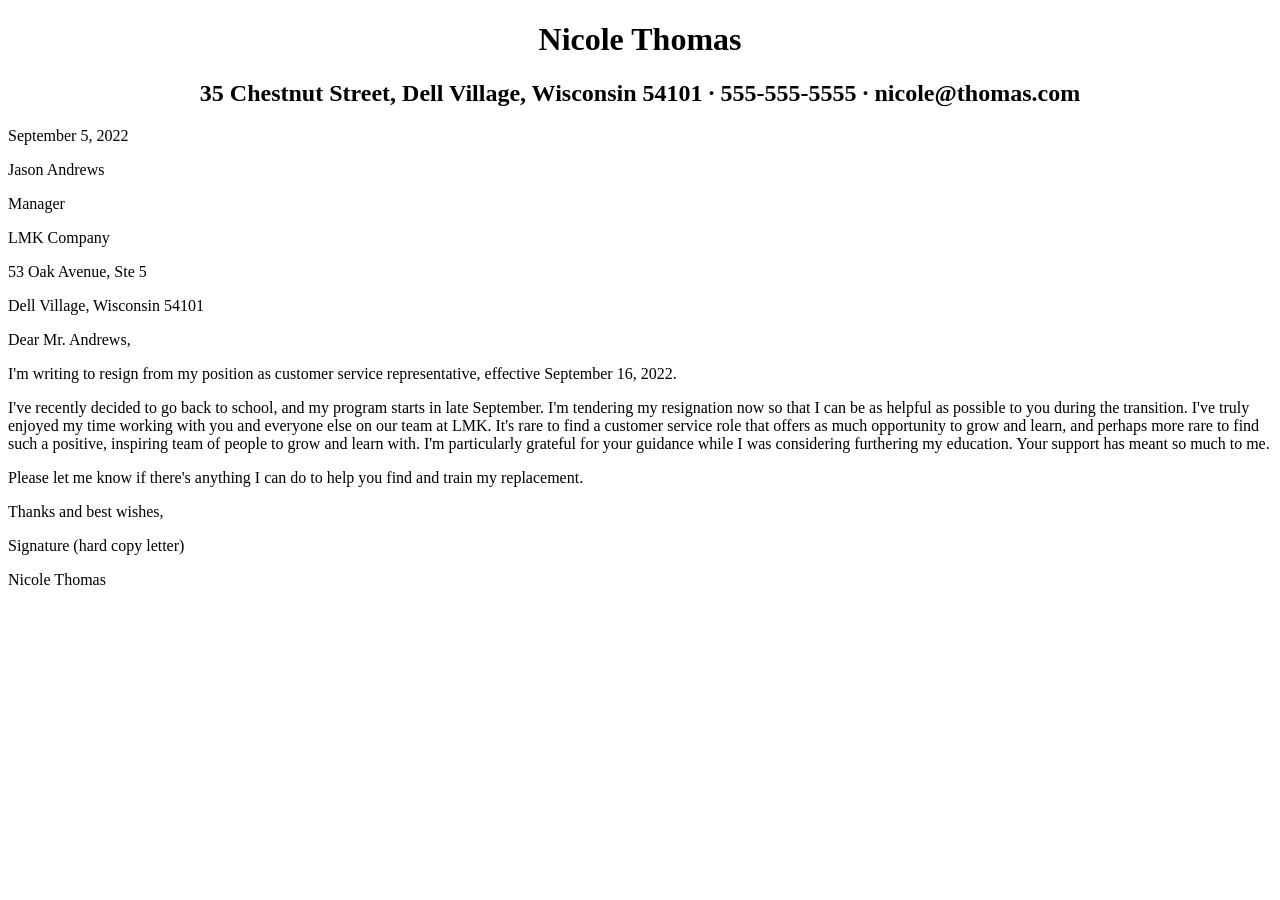
<file: 1-OrganizingContent/index.html>
<!DOCTYPE html>
<html lang="en">
<head>
    <meta charset="UTF-8">
    <meta name="viewport" content="width=device-width, initial-scale=1.0">
    <title>Document</title>
</head>
<body>

<!-- First open this file in browser and see how it looks.
Organize this text using proper tags and make it look like the goal image
-->

<h1 style ="text-align: center;">Nicole Thomas</h1>
<h2 style = "text-align: center;">35 Chestnut Street, Dell Village, Wisconsin 54101 · 555-555-5555 · nicole@thomas.com</h2>
<p>September 5, 2022</p>
<p>Jason Andrews</p>
<p>Manager</p>
<p>LMK Company</p>
<p>53 Oak Avenue, Ste 5</p>
<p>Dell Village, Wisconsin 54101</p>

<p>Dear Mr. Andrews,</p>

<p>I'm writing to resign from my position as customer service representative, effective September 16, 2022.</p>

<p>I've recently decided to go back to school, and my program starts in late September. I'm tendering my resignation now so that I can be as helpful as possible to you during the transition.

I've truly enjoyed my time working with you and everyone else on our team at LMK. It's rare to find a customer service role that offers as much opportunity to grow and learn, and perhaps more rare to find such a positive, inspiring team of people to grow and learn with.

I'm particularly grateful for your guidance while I was considering furthering my education. Your support has meant so much to me.</p>

<p>Please let me know if there's anything I can do to help you find and train my replacement.</p>

<p>Thanks and best wishes,</p>

<p>Signature (hard copy letter)</p>

<p>Nicole Thomas</p>
</body>
</html>
</file>
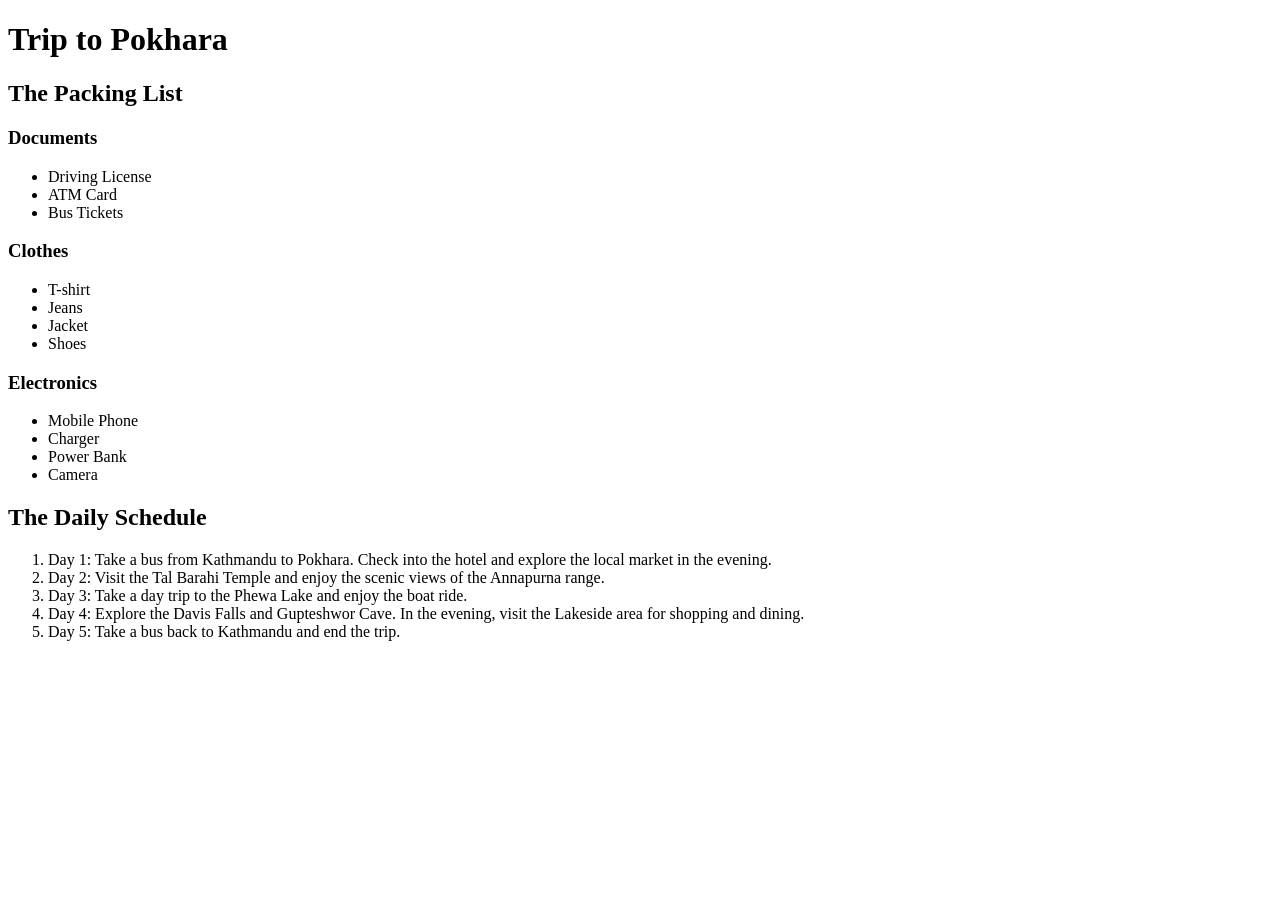
<file: 2-Lists/index.html>
<!--Arrange the texts to look similar to the goal image-->
<!DOCTYPE html>
<html lang="en">
<head>
    <meta charset="UTF-8">
    <meta name="viewport" content="width=device-width, initial-scale=1.0">
    <title>Document</title>
</head>
<body>
    
<h1>Trip to Pokhara</h1>

<h2>The Packing List</h2>
<h3>Documents</h3>
    <ul>
        <li>Driving License</li>
        <li>ATM Card</li>
        <li>Bus Tickets</li>
    </ul>

<h3>Clothes</h3>
    <ul>
        <li>T-shirt</li>
        <li>Jeans</li>
        <li>Jacket</li>
        <li>Shoes</li>
    </ul>

<h3>Electronics</h3>
    <ul>
        <li>Mobile Phone</li>
        <li>Charger</li>
        <li>Power Bank</li>
        <li>Camera</li>
    </ul>

<h2>The Daily Schedule</h2>

<ol>
    <li>Day 1: Take a bus from Kathmandu to Pokhara. Check into the hotel and explore the local market in the evening.</li>
    <li>Day 2: Visit the Tal Barahi Temple and enjoy the scenic views of the Annapurna range.</li>
    <li>Day 3: Take a day trip to the Phewa Lake and enjoy the boat ride.</li>
    <li>Day 4: Explore the Davis Falls and Gupteshwor Cave. In the evening, visit the Lakeside area for shopping and dining.</li>
    <li>Day 5: Take a bus back to Kathmandu and end the trip.</li>
</ol>

</body>
</html>
</file>
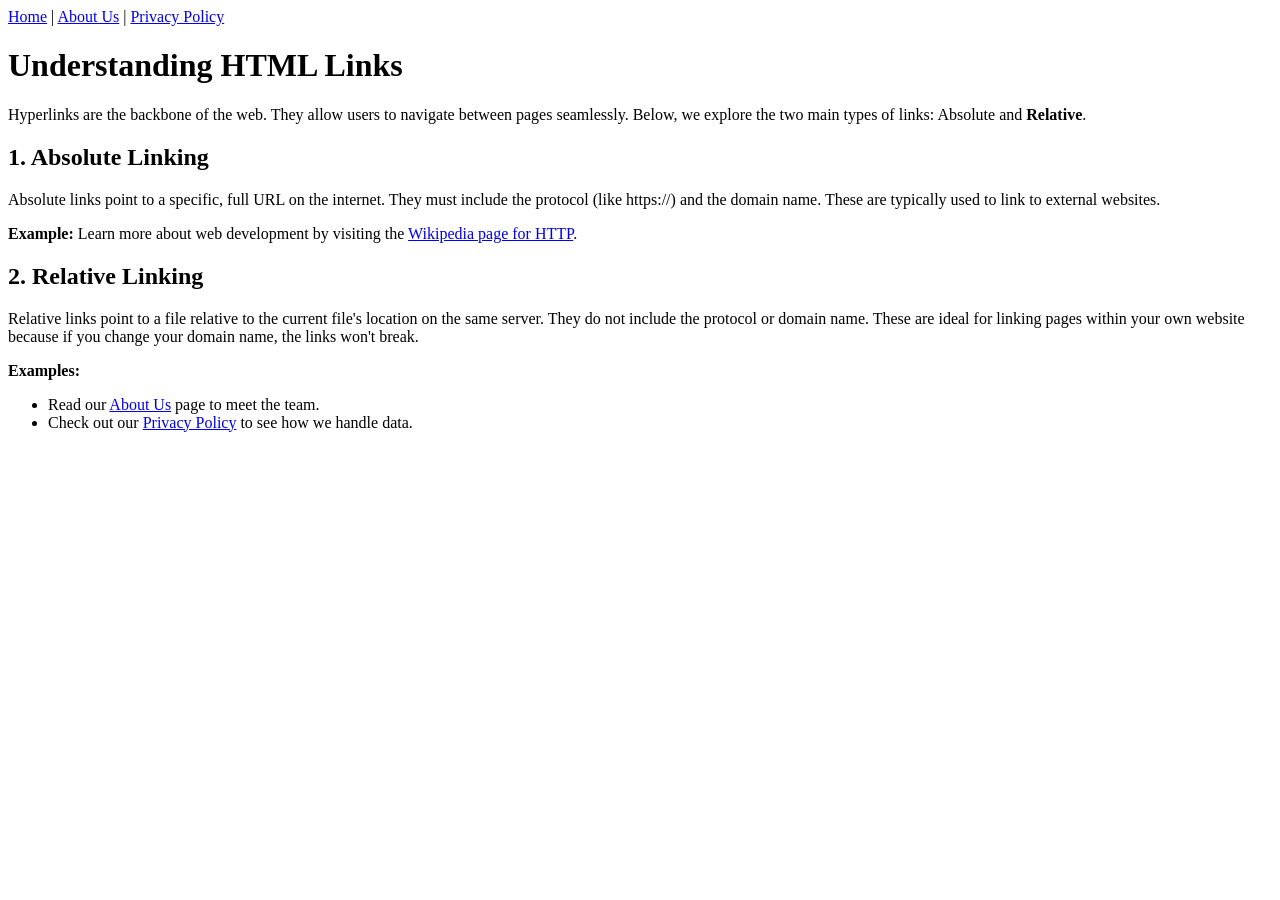
<file: 3-Navigation-And-Links/index.html>
<!DOCTYPE html>
<html lang="en">
<head>
    <meta charset="UTF-8">
    <meta name="viewport" content="width=device-width, initial-scale=1.0">
    <title>Understanding HTML Links & CSS</title>
</head>
<body>
    <header>
        <nav>
            <a href="#">Home</a> | 
            <a href="#">About Us</a> | 
            <a href="#">Privacy Policy</a>
        </nav>
    </header>
    
    <main>
        <h1>Understanding HTML Links</h1>

        <p>
            Hyperlinks are the backbone of the web. They allow users to navigate between pages seamlessly. Below, we explore the two main types of links: 
            <span>Absolute</span> and 
            <strong>Relative</strong>.
        </p>

        <h2>1. Absolute Linking</h2>

        <p>Absolute links point to a specific, full URL on the internet. They must include the protocol (like https://) and the domain name. These are typically used to link to external websites.</p>

        <p><strong>Example:</strong> Learn more about web development by visiting the <a href="https://en.wikipedia.org/wiki/HTTP" target="_blank">Wikipedia page for HTTP</a>.</p>
        
        <h2>2. Relative Linking</h2>

        <p>
            Relative links point to a file relative to the current file's location on the same server. They do not include the protocol or domain name. These are ideal for linking pages within your own website because if you change your domain name, the links won't break.
        </p>

        <div>
            <strong>Examples:</strong>
            <ul>
                <li> Read our <a href="#">About Us</a> page to meet the team.</li>
                <li> Check out our <a href="#">Privacy Policy</a> to see how we handle data.</li>
            </ul>
        </div>
    </main>
</body>
</html>
</file>
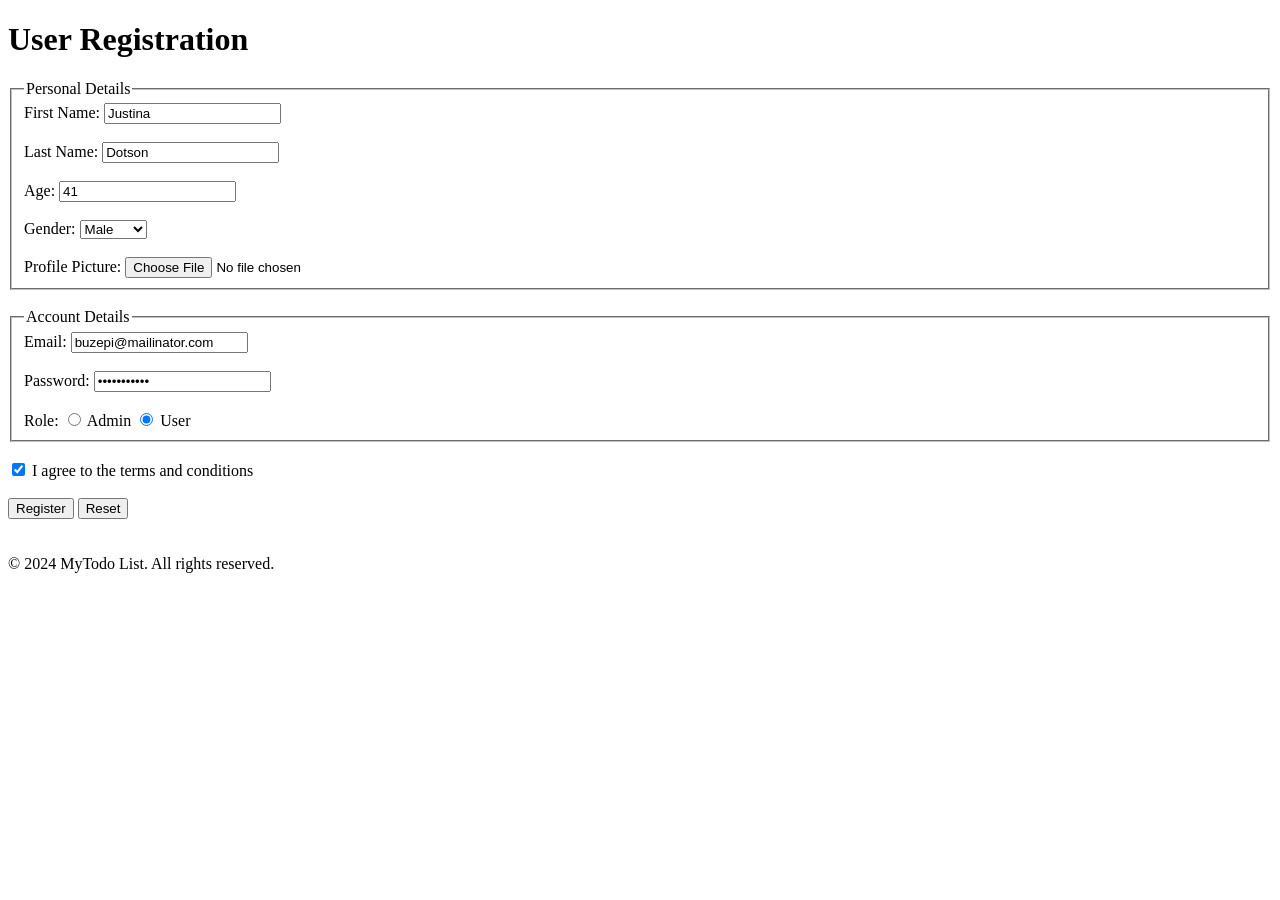
<file: 5-HtmlForms/index.html>
<!DOCTYPE html>
<html lang="en">
<head>
    <meta charset="UTF-8">
    <title>User Registration</title>
</head>
<body>

    <h1>User Registration</h1>

    <form>

        <fieldset>
            <legend>Personal Details</legend>

            <label for="fname">First Name:</label>
            <input type="text" id="fname" name="fname" value="Justina">
            <br><br>

            <label for="lname">Last Name:</label>
            <input type="text" id="lname" name="lname" value="Dotson">
            <br><br>

            <label for="age">Age:</label>
            <input type="number" id="age" name="age" value="41">
            <br><br>

            <label for="gender">Gender:</label>
            <select id="gender" name="gender">
                <option>Male</option>
                <option>Female</option>
                <option>Other</option>
            </select>
            <br><br>

            <label for="photo">Profile Picture:</label>
            <input type="file" id="photo" name="photo">

        </fieldset>

        <br>

        <fieldset>
            <legend>Account Details</legend>

            <label for="email">Email:</label>
            <input type="email" id="email" name="email" value="buzepi@mailinator.com">
            <br><br>

            <label for="password">Password:</label>
            <input type="password" id="password" name="password" value="password123">
            <br><br>

            <label>Role:</label>

            <input type="radio" id="admin" name="role">
            <label for="admin">Admin</label>

            <input type="radio" id="user" name="role" checked>
            <label for="user">User</label>

        </fieldset>

        <br>

        <input type="checkbox" id="agree" checked>
        <label for="agree">I agree to the terms and conditions</label>

        <br><br>

        <input type="submit" value="Register">
        <input type="reset" value="Reset">

    </form>

    <br><br>

    <footer>
        &copy; 2024 MyTodo List. All rights reserved.
    </footer>

</body>
</html>
</file>
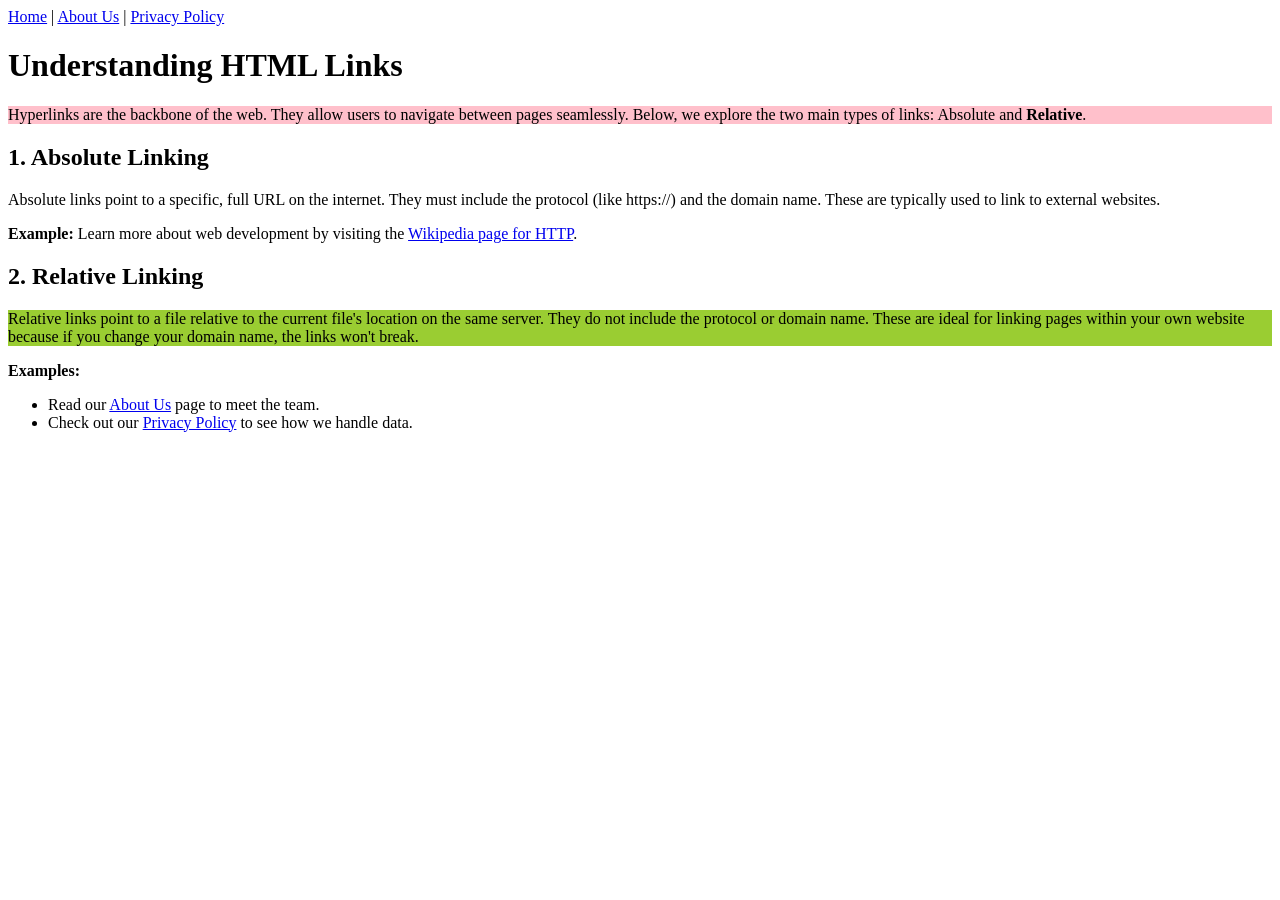
<file: 6-Adding-CSS/index.html>
<!DOCTYPE html>
<html lang="en">
<head>
    <meta charset="UTF-8">
    <meta name="viewport" content="width=device-width, initial-scale=1.0">
    <title>Understanding HTML Links & CSS</title>
</head>
<body>
    <header>
        <nav>
            <a href="#">Home</a> | 
            <a href="#">About Us</a> | 
            <a href="#">Privacy Policy</a>
        </nav>
    </header>
    
    <main>
        <h1>Understanding HTML Links</h1>

        <p style="background-color: pink;">
            Hyperlinks are the backbone of the web. They allow users to navigate between pages seamlessly. Below, we explore the two main types of links: 
            <span>Absolute</span> and 
            <strong>Relative</strong>.
        </p>

        <h2>1. Absolute Linking</h2>

        <p>Absolute links point to a specific, full URL on the internet. They must include the protocol (like https://) and the domain name. These are typically used to link to external websites.</p>

        <p><strong>Example:</strong> Learn more about web development by visiting the <a href="https://en.wikipedia.org/wiki/HTTP" target="_blank">Wikipedia page for HTTP</a>.</p>
        
        <h2>2. Relative Linking</h2>

        <p style="background-color: yellowgreen;">
            Relative links point to a file relative to the current file's location on the same server. They do not include the protocol or domain name. These are ideal for linking pages within your own website because if you change your domain name, the links won't break.
        </p>

        <div>
            <strong>Examples:</strong>
            <ul>
                <li> Read our <a href="#">About Us</a> page to meet the team.</li>
                <li> Check out our <a href="#">Privacy Policy</a> to see how we handle data.</li>
            </ul>
        </div>
    </main>
</body>
</html>
</file>
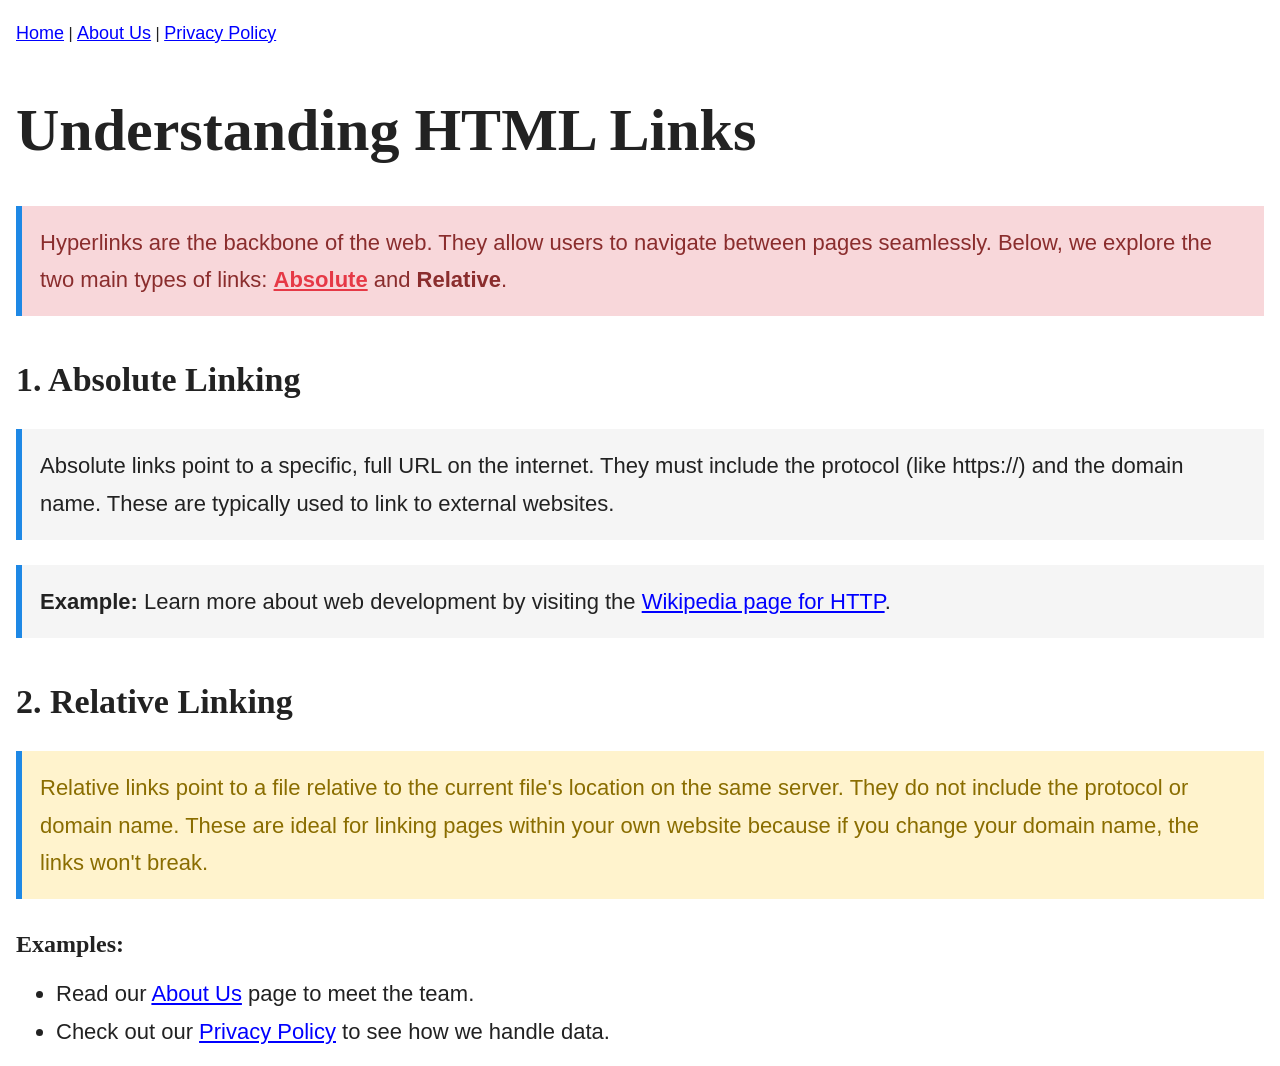
<file: 7-BoxModel/index.html>
<!DOCTYPE html>
<html lang="en">
<head>
    <meta charset="UTF-8">
    <meta name="viewport" content="width=device-width, initial-scale=1.0">
    <title>Understanding HTML Links & CSS</title>
    <link rel="stylesheet" href="style.css">
</head>
<body>
    <header>
        <nav>
            <a href="#">Home</a> | 
            <a href="#">About Us</a> | 
            <a href="#">Privacy Policy</a>
        </nav>
    </header>

    <main>
        <h1>Understanding HTML Links</h1>
        <p >
            Hyperlinks are the backbone of the web. They allow users to navigate between pages seamlessly. Below, we explore the two main types of links: 
            <span>Absolute</span> and 
            <strong>Relative</strong>.
        </p>

        <h2>1. Absolute Linking</h2>

        <p>Absolute links point to a specific, full URL on the internet. They must include the protocol (like https://) and the domain name. These are typically used to link to external websites.</p>

        <p><strong>Example:</strong> Learn more about web development by visiting the <a href="https://en.wikipedia.org/wiki/HTTP" target="_blank">Wikipedia page for HTTP</a>.</p>
        
        <h2>2. Relative Linking</h2>

        <p>
            Relative links point to a file relative to the current file's location on the same server. They do not include the protocol or domain name. These are ideal for linking pages within your own website because if you change your domain name, the links won't break.
        </p>

        <div>
            <strong>Examples:</strong>
            <ul>
                <li> Read our <a href="#">About Us</a> page to meet the team.</li>
                <li> Check out our <a href="#">Privacy Policy</a> to see how we handle data.</li>
            </ul>
        </div>
    </main>
</body>
</html>
</file>
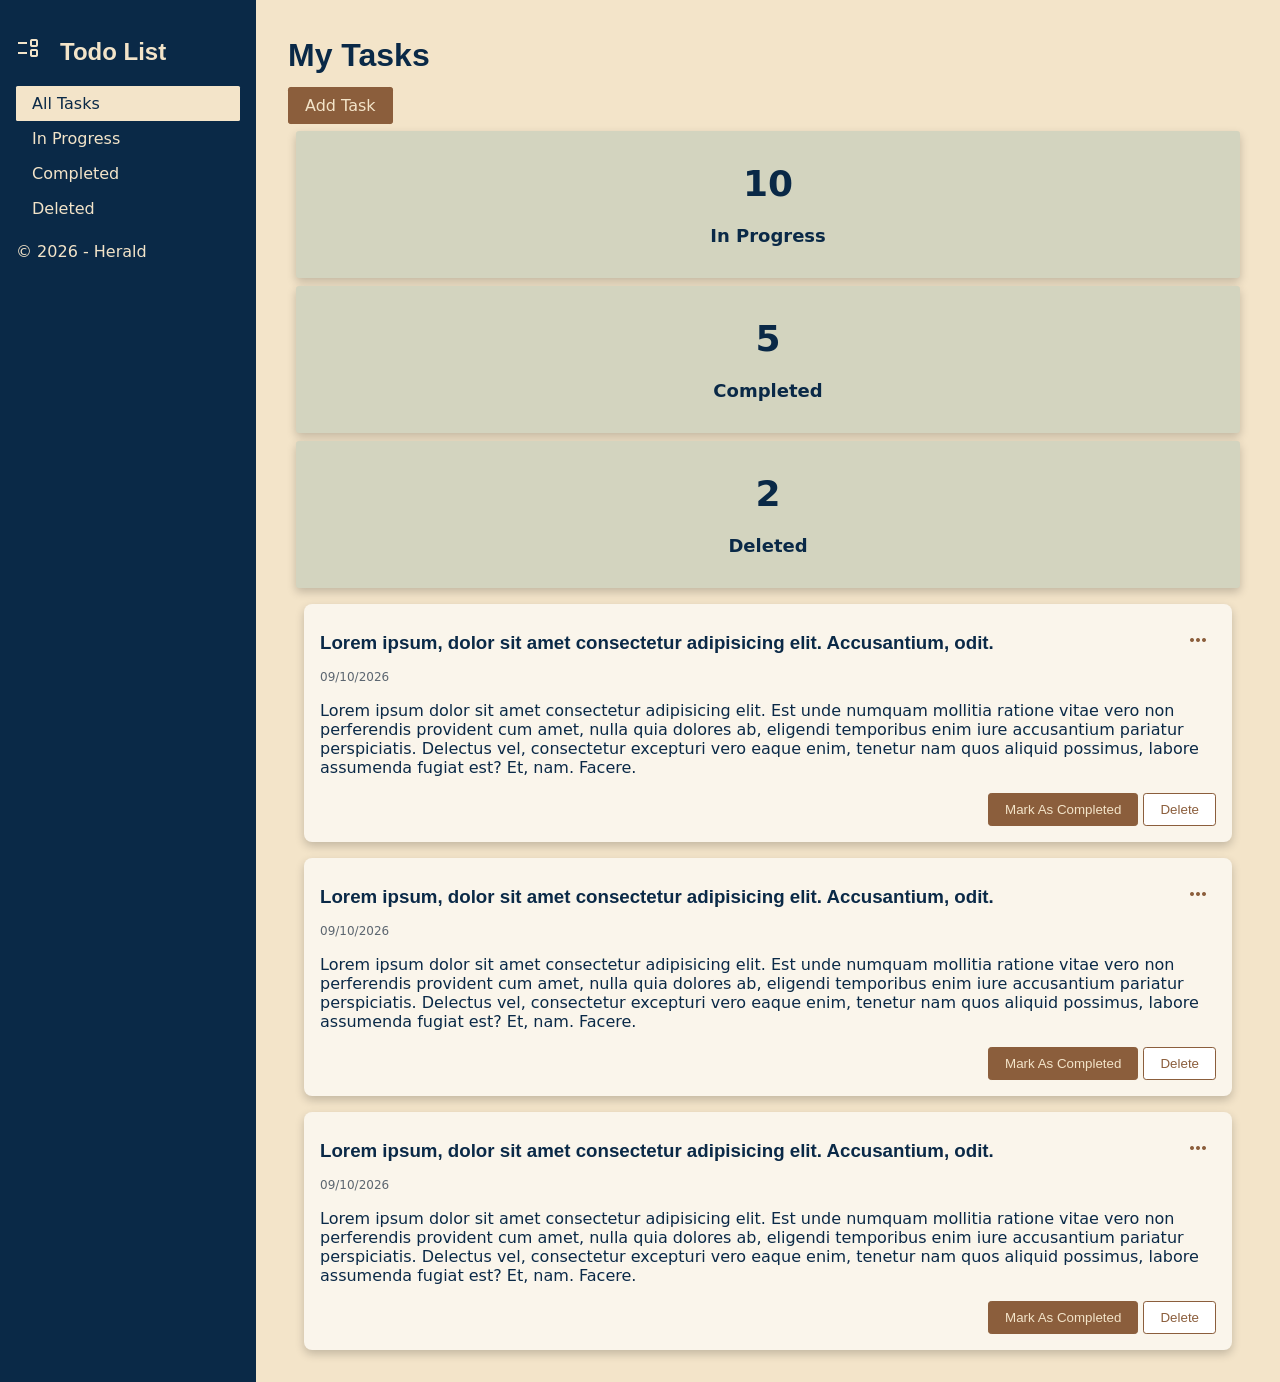
<file: 4SEWD-Web-Application-Development-week2/1-Theme-With-CSS/index.html>
<!doctype html>
<html lang="en">
  <head>
    <meta charset="UTF-8" />
    <meta name="viewport" content="width=device-width, initial-scale=1.0" />
    <link
      rel="stylesheet"
      href="https://fonts.googleapis.com/css2?family=Material+Symbols+Outlined"
    />
    <link rel="stylesheet" href="style.css" />
    <title>My todo list</title>
  </head>
  <body>
    <div class="root-container">
      <aside class="sidebar">
        <div>
          <h1>
            <span class="material-symbols-outlined"> event_list </span
            >&nbsp;&nbsp;&nbsp;Todo List
          </h1>

          <menu class="sidebar-menu">
            <li class="selected">All Tasks</li>
            <li>In Progress</li>
            <li>Completed</li>
            <li>Deleted</li>
          </menu>
        </div>
        <footer class="page-footer">&copy; 2026 - Herald</footer>
      </aside>
      <main>
        <header>
          <h1>My Tasks</h1>
          <a class="btn btn-primary" href="add-task.html"
            ><span>Add Task</span></a
          >
        </header>
        <div id="summary-container">
          <div class="summary-card">
            <span class="text-lg">10</span>
            <br />
            <br />
            <span>In Progress</span>
          </div>
          <div class="summary-card">
            <span class="text-lg">5</span>
            <br />
            <br />
            <span>Completed</span>
          </div>
          <div class="summary-card">
            <span class="text-lg">2</span>
            <br />
            <br />
            <span>Deleted</span>
          </div>
        </div>
        <ul class="task-list">
          <li>
            <article class="task-card">
              <header>
                <h3 class="task-title">
                  Lorem ipsum, dolor sit amet consectetur adipisicing elit.
                  Accusantium, odit.
                </h3>
                <div class="dropdown">
                  <button class="btn-clear dropdown-btn">
                    <span class="material-symbols-outlined">more_horiz</span>
                  </button>
                  <div class="dropdown-content">
                    <ul>
                      <li><a href="#">View Details</a></li>
                      <li><a href="#">Edit Details</a></li>
                    </ul>
                  </div>
                </div>
              </header>
              <span class="text-muted text-sm">09/10/2026</span>
              <p>
                Lorem ipsum dolor sit amet consectetur adipisicing elit. Est
                unde numquam mollitia ratione vitae vero non perferendis
                provident cum amet, nulla quia dolores ab, eligendi temporibus
                enim iure accusantium pariatur perspiciatis. Delectus vel,
                consectetur excepturi vero eaque enim, tenetur nam quos aliquid
                possimus, labore assumenda fugiat est? Et, nam. Facere.
              </p>
              <footer class="text-right">
                <button class="btn btn-primary">Mark As Completed</button>
                <button class="btn btn-secondary">Delete</button>
              </footer>
            </article>
          </li>
          <li>
            <article class="task-card">
              <header>
                <h3 class="task-title">
                  Lorem ipsum, dolor sit amet consectetur adipisicing elit.
                  Accusantium, odit.
                </h3>
                <button class="btn-clear">
                  <span class="material-symbols-outlined">more_horiz</span>
                </button>
              </header>
              <span class="text-muted text-sm">09/10/2026</span>
              <p>
                Lorem ipsum dolor sit amet consectetur adipisicing elit. Est
                unde numquam mollitia ratione vitae vero non perferendis
                provident cum amet, nulla quia dolores ab, eligendi temporibus
                enim iure accusantium pariatur perspiciatis. Delectus vel,
                consectetur excepturi vero eaque enim, tenetur nam quos aliquid
                possimus, labore assumenda fugiat est? Et, nam. Facere.
              </p>
              <footer class="text-right">
                <button class="btn btn-primary">Mark As Completed</button>
                <button class="btn btn-secondary">Delete</button>
              </footer>
            </article>
          </li>
          <li>
            <article class="task-card">
              <header>
                <h3 class="task-title">
                  Lorem ipsum, dolor sit amet consectetur adipisicing elit.
                  Accusantium, odit.
                </h3>
                <button class="btn-clear">
                  <span class="material-symbols-outlined">more_horiz</span>
                </button>
              </header>
              <span class="text-muted text-sm">09/10/2026</span>
              <p>
                Lorem ipsum dolor sit amet consectetur adipisicing elit. Est
                unde numquam mollitia ratione vitae vero non perferendis
                provident cum amet, nulla quia dolores ab, eligendi temporibus
                enim iure accusantium pariatur perspiciatis. Delectus vel,
                consectetur excepturi vero eaque enim, tenetur nam quos aliquid
                possimus, labore assumenda fugiat est? Et, nam. Facere.
              </p>
              <footer class="text-right">
                <button class="btn btn-primary">Mark As Completed</button>
                <button class="btn btn-secondary">Delete</button>
              </footer>
            </article>
          </li>
        </ul>
      </main>
    </div>
  </body>
</html>
</file>
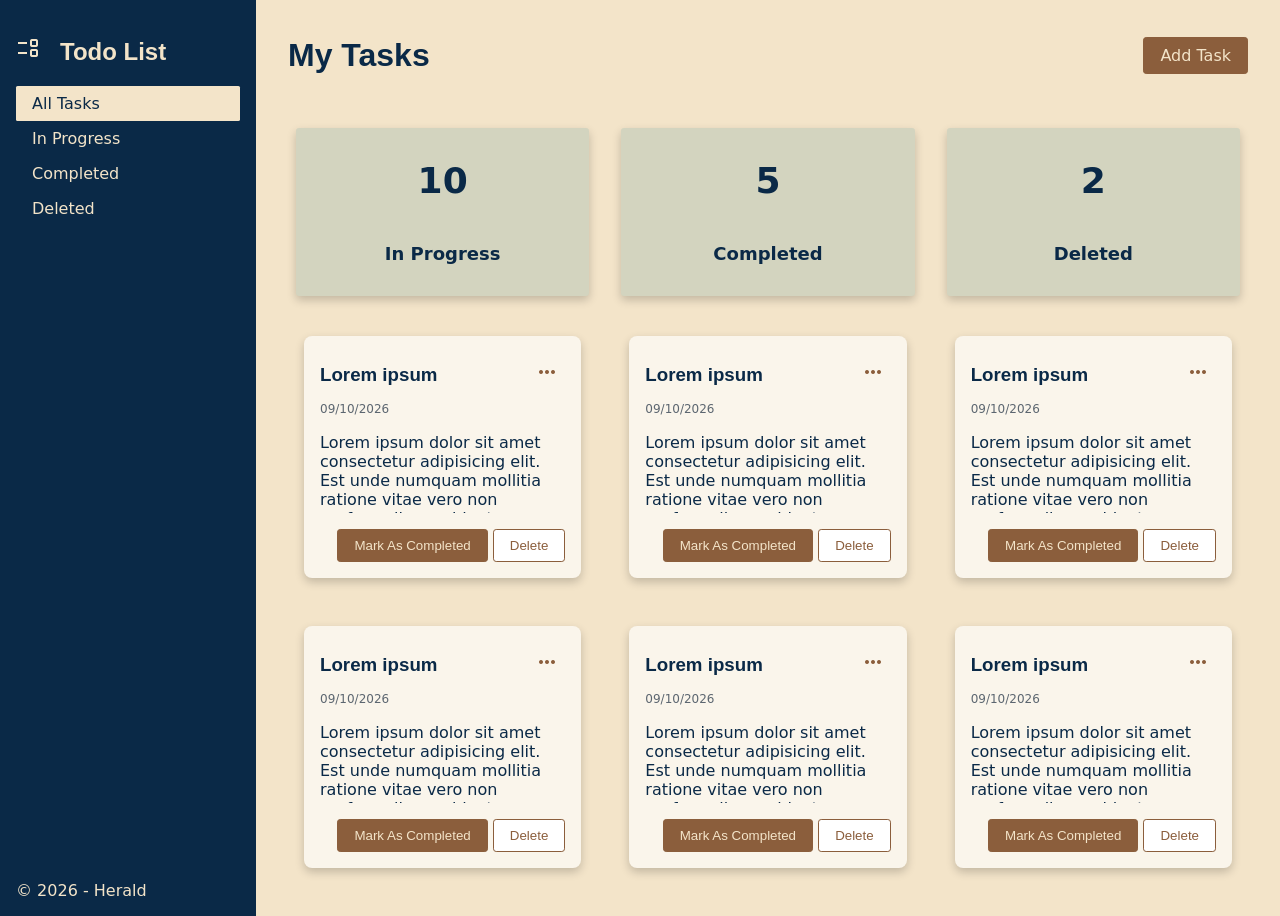
<file: 4SEWD-Web-Application-Development-week2/2-Layouts-Flex-Grid/index.html>
<!doctype html>
<html lang="en">
  <head>
    <meta charset="UTF-8" />
    <meta name="viewport" content="width=device-width, initial-scale=1.0" />
    <link
      rel="stylesheet"
      href="https://fonts.googleapis.com/css2?family=Material+Symbols+Outlined"
    />
    <link rel="stylesheet" href="style.css" />
    <title>My todo list</title>
  </head>
  <body>
    <div class="root-container">
      <aside class="sidebar">
        <div>
          <h1>
            <span class="material-symbols-outlined"> event_list </span
            >&nbsp;&nbsp;&nbsp;Todo List
          </h1>

          <menu class="sidebar-menu">
            <li class="selected">All Tasks</li>
            <li>In Progress</li>
            <li>Completed</li>
            <li>Deleted</li>
          </menu>
        </div>
        <footer class="page-footer">&copy; 2026 - Herald</footer>
      </aside>
      <main>
        <header>
          <h1>My Tasks</h1>
          <a class="btn btn-primary" href="add-task.html"
            ><span>Add Task</span></a
          >
        </header>
        <div id="summary-container">
          <div class="summary-card">
            <span class="text-lg">10</span>
            <br />
            <br />
            <span>In Progress</span>
          </div>
          <div class="summary-card">
            <span class="text-lg">5</span>
            <br />
            <br />
            <span>Completed</span>
          </div>
          <div class="summary-card">
            <span class="text-lg">2</span>
            <br />
            <br />
            <span>Deleted</span>
          </div>
        </div>
        <ul class="task-list">
          <li>
            <article class="task-card">
              <header>
                <h3 class="task-title">Lorem ipsum</h3>
                <div class="dropdown">
                  <button class="btn-clear dropdown-btn">
                    <span class="material-symbols-outlined">more_horiz</span>
                  </button>
                  <div class="dropdown-content">
                    <ul>
                      <li><a href="#">View Details</a></li>
                      <li><a href="#">Edit Details</a></li>
                    </ul>
                  </div>
                </div>
              </header>
              <span class="text-muted text-sm">09/10/2026</span>
              <p>
                Lorem ipsum dolor sit amet consectetur adipisicing elit. Est
                unde numquam mollitia ratione vitae vero non perferendis
                provident cum amet, nulla quia dolores ab, eligendi temporibus
                enim iure accusantium pariatur perspiciatis. Delectus vel,
                consectetur excepturi vero eaque enim, tenetur nam quos aliquid
                possimus, labore assumenda fugiat est? Et, nam. Facere.
              </p>
              <footer class="text-right">
                <button class="btn btn-primary">Mark As Completed</button>
                <button class="btn btn-secondary">Delete</button>
              </footer>
            </article>
          </li>
          <li>
            <article class="task-card">
              <header>
                <h3 class="task-title">Lorem ipsum</h3>
                <button class="btn-clear">
                  <span class="material-symbols-outlined">more_horiz</span>
                </button>
              </header>
              <span class="text-muted text-sm">09/10/2026</span>
              <p>
                Lorem ipsum dolor sit amet consectetur adipisicing elit. Est
                unde numquam mollitia ratione vitae vero non perferendis
                provident cum amet, nulla quia dolores ab, eligendi temporibus
                enim iure accusantium pariatur perspiciatis. Delectus vel,
                consectetur excepturi vero eaque enim, tenetur nam quos aliquid
                possimus, labore assumenda fugiat est? Et, nam. Facere.
              </p>
              <footer class="text-right">
                <button class="btn btn-primary">Mark As Completed</button>
                <button class="btn btn-secondary">Delete</button>
              </footer>
            </article>
          </li>
          <li>
            <article class="task-card">
              <header>
                <h3 class="task-title">Lorem ipsum</h3>
                <button class="btn-clear">
                  <span class="material-symbols-outlined">more_horiz</span>
                </button>
              </header>
              <span class="text-muted text-sm">09/10/2026</span>
              <p>
                Lorem ipsum dolor sit amet consectetur adipisicing elit. Est
                unde numquam mollitia ratione vitae vero non perferendis
                provident cum amet, nulla quia dolores ab, eligendi temporibus
                enim iure accusantium pariatur perspiciatis. Delectus vel,
                consectetur excepturi vero eaque enim, tenetur nam quos aliquid
                possimus, labore assumenda fugiat est? Et, nam. Facere.
              </p>
              <footer class="text-right">
                <button class="btn btn-primary">Mark As Completed</button>
                <button class="btn btn-secondary">Delete</button>
              </footer>
            </article>
          </li>
          <li>
            <article class="task-card">
              <header>
                <h3 class="task-title">Lorem ipsum</h3>
                <button class="btn-clear">
                  <span class="material-symbols-outlined">more_horiz</span>
                </button>
              </header>
              <span class="text-muted text-sm">09/10/2026</span>
              <p>
                Lorem ipsum dolor sit amet consectetur adipisicing elit. Est
                unde numquam mollitia ratione vitae vero non perferendis
                provident cum amet, nulla quia dolores ab, eligendi temporibus
                enim iure accusantium pariatur perspiciatis. Delectus vel,
                consectetur excepturi vero eaque enim, tenetur nam quos aliquid
                possimus, labore assumenda fugiat est? Et, nam. Facere.
              </p>
              <footer class="text-right">
                <button class="btn btn-primary">Mark As Completed</button>
                <button class="btn btn-secondary">Delete</button>
              </footer>
            </article>
          </li>
          <li>
            <article class="task-card">
              <header>
                <h3 class="task-title">Lorem ipsum</h3>
                <button class="btn-clear">
                  <span class="material-symbols-outlined">more_horiz</span>
                </button>
              </header>
              <span class="text-muted text-sm">09/10/2026</span>
              <p>
                Lorem ipsum dolor sit amet consectetur adipisicing elit. Est
                unde numquam mollitia ratione vitae vero non perferendis
                provident cum amet, nulla quia dolores ab, eligendi temporibus
                enim iure accusantium pariatur perspiciatis. Delectus vel,
                consectetur excepturi vero eaque enim, tenetur nam quos aliquid
                possimus, labore assumenda fugiat est? Et, nam. Facere.
              </p>
              <footer class="text-right">
                <button class="btn btn-primary">Mark As Completed</button>
                <button class="btn btn-secondary">Delete</button>
              </footer>
            </article>
          </li>
          <li>
            <article class="task-card">
              <header>
                <h3 class="task-title">Lorem ipsum</h3>
                <button class="btn-clear">
                  <span class="material-symbols-outlined">more_horiz</span>
                </button>
              </header>
              <span class="text-muted text-sm">09/10/2026</span>
              <p>
                Lorem ipsum dolor sit amet consectetur adipisicing elit. Est
                unde numquam mollitia ratione vitae vero non perferendis
                provident cum amet, nulla quia dolores ab, eligendi temporibus
                enim iure accusantium pariatur perspiciatis. Delectus vel,
                consectetur excepturi vero eaque enim, tenetur nam quos aliquid
                possimus, labore assumenda fugiat est? Et, nam. Facere.
              </p>
              <footer class="text-right">
                <button class="btn btn-primary">Mark As Completed</button>
                <button class="btn btn-secondary">Delete</button>
              </footer>
            </article>
          </li>
        </ul>
      </main>
    </div>
  </body>
</html>
</file>
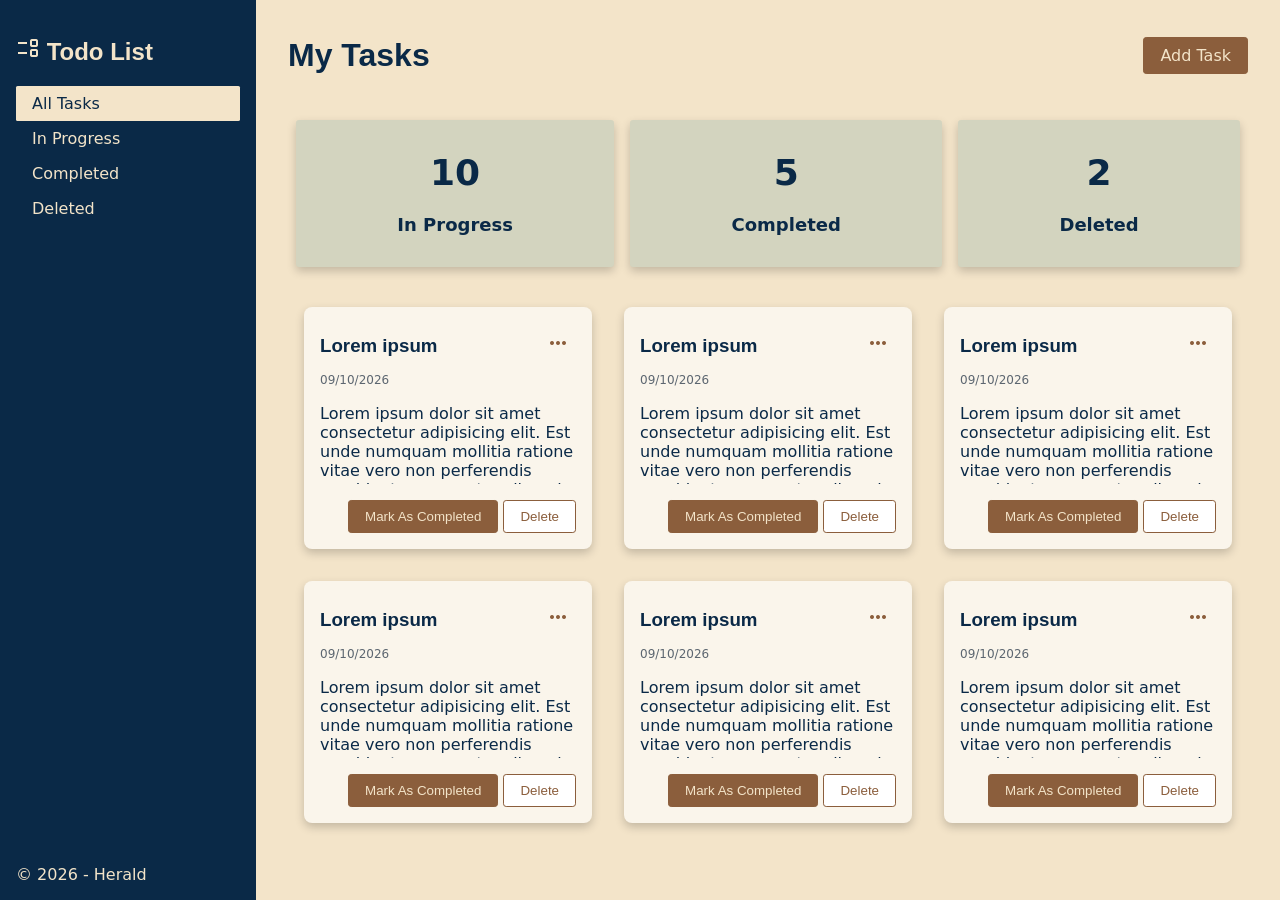
<file: 4SEWD-Web-Application-Development-week2/3-Positioning/index.html>
<!doctype html>
<html lang="en">
  <head>
    <meta charset="UTF-8" />
    <meta name="viewport" content="width=device-width, initial-scale=1.0" />
    <link
      rel="stylesheet"
      href="https://fonts.googleapis.com/css2?family=Material+Symbols+Outlined"
    />
    <link rel="stylesheet" href="style.css" />
    <script type="application/javascript" src="script.js"></script>
    <title>My todo list</title>
  </head>
  <body>
    <div class="root-container">
      <aside class="sidebar">
        <div>
          <h1>
            <span class="material-symbols-outlined app-logo"> event_list </span>
            <span class="app-brand"> Todo List </span>
          </h1>

          <menu class="sidebar-menu">
            <li class="selected">All Tasks</li>
            <li>In Progress</li>
            <li>Completed</li>
            <li>Deleted</li>
          </menu>
        </div>
        <footer class="page-footer">&copy; 2026 - Herald</footer>
      </aside>
      <main>
        <header>
          <h1>My Tasks</h1>
          <a class="btn btn-primary" href="add-task.html"
            ><span>Add Task</span></a
          >
        </header>
        <div id="summary-container">
          <div class="summary-card">
            <span class="text-lg">10</span>
            <br />
            <br />
            <span>In Progress</span>
          </div>
          <div class="summary-card">
            <span class="text-lg">5</span>
            <br />
            <br />
            <span>Completed</span>
          </div>
          <div class="summary-card">
            <span class="text-lg">2</span>
            <br />
            <br />
            <span>Deleted</span>
          </div>
        </div>
        <ul class="task-list">
          <li>
            <article class="task-card">
              <header>
                <h3 class="task-title">Lorem ipsum</h3>
                <div class="dropdown">
                  <button class="btn-clear dropdown-btn">
                    <span class="material-symbols-outlined">more_horiz</span>
                  </button>
                  <div class="dropdown-content">
                    <ul>
                      <li><a href="#">View Details</a></li>
                      <li><a href="#">Edit Details</a></li>
                    </ul>
                  </div>
                </div>
              </header>
              <span class="text-muted text-sm">09/10/2026</span>
              <p>
                Lorem ipsum dolor sit amet consectetur adipisicing elit. Est
                unde numquam mollitia ratione vitae vero non perferendis
                provident cum amet, nulla quia dolores ab, eligendi temporibus
                enim iure accusantium pariatur perspiciatis. Delectus vel,
                consectetur excepturi vero eaque enim, tenetur nam quos aliquid
                possimus, labore assumenda fugiat est? Et, nam. Facere.
              </p>
              <footer class="text-right">
                <button class="btn btn-primary">Mark As Completed</button>
                <button class="btn btn-secondary">Delete</button>
              </footer>
            </article>
          </li>
          <li>
            <article class="task-card">
              <header>
                <h3 class="task-title">Lorem ipsum</h3>
                <div class="dropdown">
                  <button class="btn-clear dropdown-btn">
                    <span class="material-symbols-outlined">more_horiz</span>
                  </button>
                  <div class="dropdown-content">
                    <ul>
                      <li><a href="#">View Details</a></li>
                      <li><a href="#">Edit Details</a></li>
                    </ul>
                  </div>
                </div>
              </header>
              <span class="text-muted text-sm">09/10/2026</span>
              <p>
                Lorem ipsum dolor sit amet consectetur adipisicing elit. Est
                unde numquam mollitia ratione vitae vero non perferendis
                provident cum amet, nulla quia dolores ab, eligendi temporibus
                enim iure accusantium pariatur perspiciatis. Delectus vel,
                consectetur excepturi vero eaque enim, tenetur nam quos aliquid
                possimus, labore assumenda fugiat est? Et, nam. Facere.
              </p>
              <footer class="text-right">
                <button class="btn btn-primary">Mark As Completed</button>
                <button class="btn btn-secondary">Delete</button>
              </footer>
            </article>
          </li>
          <li>
            <article class="task-card">
              <header>
                <h3 class="task-title">Lorem ipsum</h3>
                <div class="dropdown">
                  <button class="btn-clear dropdown-btn">
                    <span class="material-symbols-outlined">more_horiz</span>
                  </button>
                  <div class="dropdown-content">
                    <ul>
                      <li><a href="#">View Details</a></li>
                      <li><a href="#">Edit Details</a></li>
                    </ul>
                  </div>
                </div>
              </header>
              <span class="text-muted text-sm">09/10/2026</span>
              <p>
                Lorem ipsum dolor sit amet consectetur adipisicing elit. Est
                unde numquam mollitia ratione vitae vero non perferendis
                provident cum amet, nulla quia dolores ab, eligendi temporibus
                enim iure accusantium pariatur perspiciatis. Delectus vel,
                consectetur excepturi vero eaque enim, tenetur nam quos aliquid
                possimus, labore assumenda fugiat est? Et, nam. Facere.
              </p>
              <footer class="text-right">
                <button class="btn btn-primary">Mark As Completed</button>
                <button class="btn btn-secondary">Delete</button>
              </footer>
            </article>
          </li>
          <li>
            <article class="task-card">
              <header>
                <h3 class="task-title">Lorem ipsum</h3>
                <div class="dropdown">
                  <button class="btn-clear dropdown-btn">
                    <span class="material-symbols-outlined">more_horiz</span>
                  </button>
                  <div class="dropdown-content">
                    <ul>
                      <li><a href="#">View Details</a></li>
                      <li><a href="#">Edit Details</a></li>
                    </ul>
                  </div>
                </div>
              </header>
              <span class="text-muted text-sm">09/10/2026</span>
              <p>
                Lorem ipsum dolor sit amet consectetur adipisicing elit. Est
                unde numquam mollitia ratione vitae vero non perferendis
                provident cum amet, nulla quia dolores ab, eligendi temporibus
                enim iure accusantium pariatur perspiciatis. Delectus vel,
                consectetur excepturi vero eaque enim, tenetur nam quos aliquid
                possimus, labore assumenda fugiat est? Et, nam. Facere.
              </p>
              <footer class="text-right">
                <button class="btn btn-primary">Mark As Completed</button>
                <button class="btn btn-secondary">Delete</button>
              </footer>
            </article>
          </li>
          <li>
            <article class="task-card">
              <header>
                <h3 class="task-title">Lorem ipsum</h3>
                <div class="dropdown">
                  <button class="btn-clear dropdown-btn">
                    <span class="material-symbols-outlined">more_horiz</span>
                  </button>
                  <div class="dropdown-content">
                    <ul>
                      <li><a href="#">View Details</a></li>
                      <li><a href="#">Edit Details</a></li>
                    </ul>
                  </div>
                </div>
              </header>
              <span class="text-muted text-sm">09/10/2026</span>
              <p>
                Lorem ipsum dolor sit amet consectetur adipisicing elit. Est
                unde numquam mollitia ratione vitae vero non perferendis
                provident cum amet, nulla quia dolores ab, eligendi temporibus
                enim iure accusantium pariatur perspiciatis. Delectus vel,
                consectetur excepturi vero eaque enim, tenetur nam quos aliquid
                possimus, labore assumenda fugiat est? Et, nam. Facere.
              </p>
              <footer class="text-right">
                <button class="btn btn-primary">Mark As Completed</button>
                <button class="btn btn-secondary">Delete</button>
              </footer>
            </article>
          </li>
          <li>
            <article class="task-card">
              <header>
                <h3 class="task-title">Lorem ipsum</h3>
                <div class="dropdown">
                  <button class="btn-clear dropdown-btn">
                    <span class="material-symbols-outlined">more_horiz</span>
                  </button>
                  <div class="dropdown-content">
                    <ul>
                      <li><a href="#">View Details</a></li>
                      <li><a href="#">Edit Details</a></li>
                    </ul>
                  </div>
                </div>
              </header>
              <span class="text-muted text-sm">09/10/2026</span>
              <p>
                Lorem ipsum dolor sit amet consectetur adipisicing elit. Est
                unde numquam mollitia ratione vitae vero non perferendis
                provident cum amet, nulla quia dolores ab, eligendi temporibus
                enim iure accusantium pariatur perspiciatis. Delectus vel,
                consectetur excepturi vero eaque enim, tenetur nam quos aliquid
                possimus, labore assumenda fugiat est? Et, nam. Facere.
              </p>
              <footer class="text-right">
                <button class="btn btn-primary">Mark As Completed</button>
                <button class="btn btn-secondary">Delete</button>
              </footer>
            </article>
          </li>
        </ul>
      </main>
    </div>
  </body>
</html>
</file>
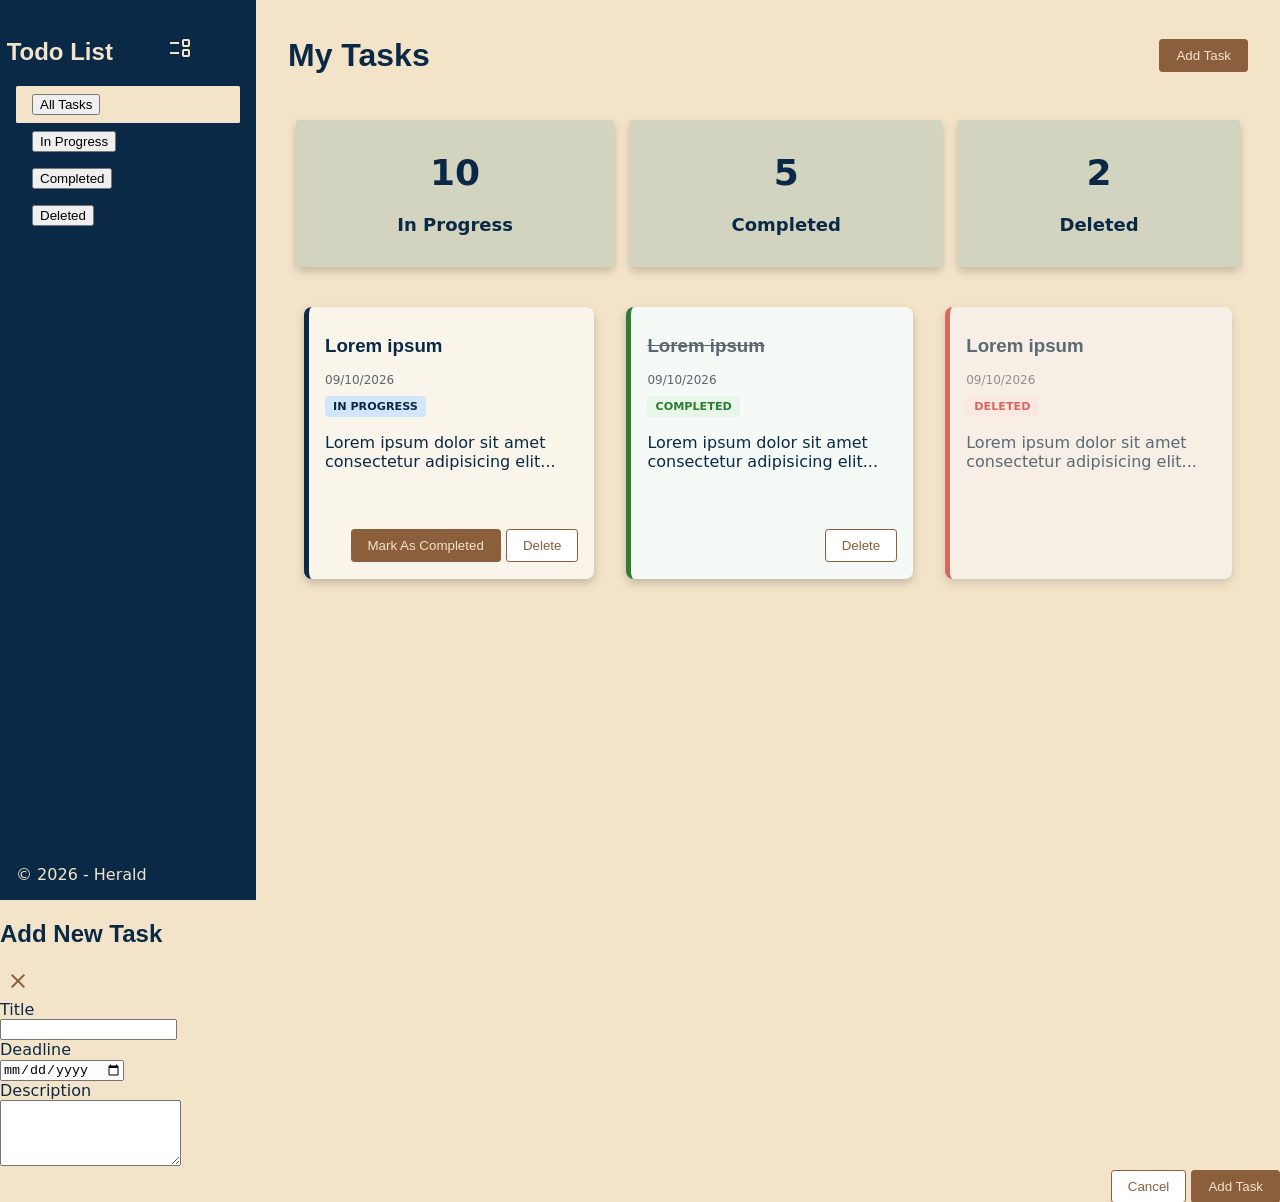
<file: 4SEWD-Web-Application-Development-week2/5-Interactive-UI-JS/index.html>
<!doctype html>
<html lang="en">
  <head>
    <meta charset="UTF-8" />
    <meta name="viewport" content="width=device-width, initial-scale=1.0" />
    <link
      rel="stylesheet"
      href="https://fonts.googleapis.com/css2?family=Material+Symbols+Outlined"
    />
    <link rel="stylesheet" href="style.css" />
    <script type="application/javascript" src="script.js"></script>
    <title>My todo list</title>
  </head>
  <body>
    <div class="root-container">
      <aside class="sidebar">
        <div>
          <h1>
            <span class="material-symbols-outlined app-logo"> event_list </span>
            <span class="app-brand"> Todo List </span>
          </h1>

          <menu class="sidebar-menu">
            <li class="selected">
              <button data-filter="-1">All Tasks</button>
            </li>
            <li><button data-filter="0">In Progress</button></li>
            <li><button data-filter="1">Completed</button></li>
            <li><button data-filter="2">Deleted</button></li>
          </menu>
        </div>
        <footer class="page-footer">&copy; 2026 - Herald</footer>
      </aside>
      <main>
        <header>
          <h1>My Tasks</h1>
          <button id="add-task-btn" class="btn btn-primary">Add Task</button>
        </header>
        <div id="summary-container">
          <div class="summary-card">
            <span id="inprogress-count" class="text-lg">10</span>
            <br />
            <br />
            <span>In Progress</span>
          </div>
          <div class="summary-card">
            <span id="completed-count" class="text-lg">5</span>
            <br />
            <br />
            <span>Completed</span>
          </div>
          <div class="summary-card">
            <span id="deleted-count" class="text-lg">2</span>
            <br />
            <br />
            <span>Deleted</span>
          </div>
        </div>
        <ul class="task-list">
          <li>
            <article class="task-card status-inprogress">
              <header>
                <h3 class="task-title">Lorem ipsum</h3>
              </header>
              <span class="text-muted text-sm">09/10/2026</span>
              <div>
                <span class="status-badge badge-inprogress">In Progress</span>
              </div>
              <p>Lorem ipsum dolor sit amet consectetur adipisicing elit...</p>
              <footer class="text-right">
                <button class="btn btn-primary">Mark As Completed</button>
                <button class="btn btn-secondary">Delete</button>
              </footer>
            </article>
          </li>

          <li>
            <article class="task-card status-completed">
              <header>
                <h3 class="task-title">Lorem ipsum</h3>
              </header>
              <span class="text-muted text-sm">09/10/2026</span>
              <div>
                <span class="status-badge badge-completed">Completed</span>
              </div>
              <p>Lorem ipsum dolor sit amet consectetur adipisicing elit...</p>
              <footer class="text-right">
                <button class="btn btn-secondary">Delete</button>
              </footer>
            </article>
          </li>

          <li>
            <article class="task-card status-deleted">
              <header>
                <h3 class="task-title">Lorem ipsum</h3>
              </header>
              <span class="text-muted text-sm">09/10/2026</span>
              <div>
                <span class="status-badge badge-deleted">Deleted</span>
              </div>
              <p>Lorem ipsum dolor sit amet consectetur adipisicing elit...</p>
              <footer class="text-right"></footer>
            </article>
          </li>
        </ul>
      </main>
    </div>
    <div class="modal-overlay hidden" id="add-task-overlay">
      <div class="modal hidden" id="add-task-modal">
        <header>
          <h2>Add New Task</h2>
          <button
            type="button"
            class="btn-clear"
            id="close-modal-btn"
            aria-label="Close"
          >
            <span class="material-symbols-outlined">close</span>
          </button>
        </header>
        <form id="add-task-form">
          <div class="form-group">
            <label for="task-title-input">Title</label><br />
            <input
              class="form-control"
              type="text"
              id="task-title-input"
              name="title"
              required
            />
          </div>

          <div class="form-group">
            <label for="task-deadline-input">Deadline</label><br />
            <input
              class="form-control"
              type="date"
              id="task-deadline-input"
              name="deadline"
              required
            />
          </div>

          <div class="form-group">
            <label for="task-description-input">Description</label><br />
            <textarea
              class="form-control"
              id="task-description-input"
              rows="4"
              name="description"
              required
            ></textarea>
          </div>

          <footer class="text-right">
            <button
              type="button"
              class="btn btn-secondary"
              id="cancel-add-task-btn"
            >
              Cancel
            </button>
            <button type="submit" class="btn btn-primary">Add Task</button>
          </footer>
        </form>
      </div>
    </div>
  </body>
</html>
</file>
<file: 7-BoxModel/style.css>
body{
    font-family:Arial, Helvetica, sans-serif;
    color:#222;
    line-height:1.7;
}

header{
    padding:10px 8px;
}

nav a{
    color:blue;
    font-size:18px;
    text-decoration:underline;
}

main{
    padding:0 8px;
}

h1{
    font-family:"Times New Roman", serif;
    font-size:60px;
    font-weight:bold;
    margin:20px 0 25px;
}

h2{
    font-family:"Times New Roman", serif;
    font-size:34px;
    margin:35px 0 20px;
}

main p{
    font-size:22px;
    margin:0 0 25px;
    padding:18px;
    border-left:6px solid #1e88e5;
}

main p:first-of-type{
    background:#f8d7da;
    color:#8a2d2d;
}

h2:nth-of-type(1)+p{
    background:#f5f5f5;
}

h2:nth-of-type(1)+p+p{
    background:#f5f5f5;
}

h2:nth-of-type(2)+p{
    background:#fff3cd;
    color:#8a6d00;
}

span{
    color:#e63946;
    font-weight:bold;
    text-decoration:underline;
}

strong{
    font-weight:bold;
}

a{
    color:blue;
}

div{
    margin-top:15px;
}

div strong{
    font-family:"Times New Roman", serif;
    font-size:24px;
}

ul{
    margin-top:10px;
}

li{
    font-size:22px;
}
</file>
<file: 4SEWD-Web-Application-Development-week2/1-Theme-With-CSS/style.css>
/* ==========================================================================
   1. GLOBAL & BASE STYLES
   ========================================================================== */

* {
  box-sizing: border-box;
}

body {
  font-family:
    system-ui,
    -apple-system,
    BlinkMacSystemFont,
    "Segoe UI",
    Roboto,
    Oxygen,
    Ubuntu,
    Cantarell,
    "Open Sans",
    "Helvetica Neue",
    sans-serif;
  margin: 0;
  padding: 0;
  background-color: hsl(39, 64%, 87%);
  color: hsl(210, 75%, 16%);
}

h1,
h2,
h3,
h4,
h5,
h6 {
  font-family: "Segoe UI", Tahoma, Geneva, Verdana, sans-serif;
}

/* ==========================================================================
   2. LAYOUT / CONTAINERS
   ========================================================================== */

.root-container {
  display: grid;
  grid-template-columns: 1fr 4fr;
}

main {
  padding: 1rem 2rem;
}

main > header {
}

/* ==========================================================================
   3. SIDEBAR / NAVIGATION
   ========================================================================== */

aside {
  background-color: hsl(210, 75%, 16%);
  min-height: 100vh;
  color: hsl(39, 64%, 87%);
  padding: 1rem;
}

.sidebar {
}

menu.sidebar-menu {
  padding: 0;
}

.sidebar-menu li {
  list-style-type: none;
  padding: 0.5rem 1rem;
  border-radius: 0.1rem;
  font-size: 1rem;
}

.sidebar-menu li:hover {
  cursor: pointer;
  text-decoration: underline;
}

.sidebar-menu .selected {
  background-color: hsl(39, 64%, 87%);
  color: hsl(210, 75%, 16%);
}

/* ==========================================================================
   4. BUTTONS
   ========================================================================== */

/* Base Button */
.btn {
  padding: 0.5rem 1rem;
  border: solid 1px hsl(210, 75%, 16%);
  border-radius: 0.2rem;
  text-decoration: none;
  font-weight: 500;
}

.btn:hover {
  border: solid 1px hsl(210, 75%, 30%);
  cursor: pointer;
}

/* Primary Button */
.btn-primary {
  background-color: hsl(26, 40%, 39%);
  border: solid 1px hsl(26, 40%, 39%);
  color: hsl(39, 64%, 87%);
}

.btn-primary:hover {
  background-color: hsl(26, 33%, 30%);
  border: solid 1px hsl(26, 33%, 30%);
}

/* Secondary Button */
.btn-secondary {
  background-color: hsl(0, 0%, 100%);
  color: hsl(26, 40%, 39%);
  border: solid 1px hsl(26, 40%, 39%);
}

.btn-secondary:hover {
  background-color: hsl(0, 0%, 93%);
  border: solid 1px hsl(26, 33%, 30%);
}

/* Clear/Icon Button */
.btn-clear {
  border: none;
  background-color: transparent;
  color: hsl(26, 40%, 39%);
  font-size: 1.5rem;
}

.btn-clear:hover {
  cursor: pointer;
}

/* ==========================================================================
   5. CARDS & LISTS (Tasks & Summaries)
   ========================================================================== */

/* Task Lists */
ul.task-list {
  padding: 0;
}

.task-list li {
  list-style-type: none;
  padding: 0;
}

/* Task Cards */
.task-card {
  background-color: hsl(39, 60%, 95%);
  padding: 1rem;
  border-radius: 0.5rem;
  box-shadow: 0 4px 10px hsla(0, 0%, 0%, 0.2);
  margin: 1rem;
}

.task-card header {
  display: flex;
  justify-content: space-between;
  align-items: center;
}

.task-title {
  margin: 0.75rem 0;
}

/* Summary Cards Dashboard */
#summary-container {
  margin-top: 1rem;
}

.summary-card {
  padding: 2rem;
  margin: 0.5rem;
  background-color: hsl(63, 19%, 79%);
  border-radius: 0.2rem;
  font-size: large;
  font-weight: bold;
  text-align: center;
  flex-grow: 1;
  box-shadow: 0 4px 10px hsla(0, 0%, 0%, 0.2);
}

/* ==========================================================================
   6. DROPDOWN MENUS
   ========================================================================== */

.dropdown {
  position: relative;
}

.dropdown-content {
  display: none; /* Hidden by default, toggled via JS or hover states */
  position: absolute;
  background-color: hsl(39, 64%, 87%);
  min-width: max-content;
  right: 0;
  top: 25px;
  padding: 1rem;
  box-shadow: 0 4px 10px hsla(0, 0%, 0%, 0.2);
}

.dropdown-content ul {
  padding: 0;
}

.dropdown-content li {
  padding: 0.2rem 1rem;
  text-decoration: underline;
}

.dropdown-content li a {
  color: hsl(210, 75%, 16%);
}

/* ==========================================================================
   7. UTILITY CLASSES
   ========================================================================== */

.text-muted {
  color: hsl(210, 10%, 40%);
}

.text-sm {
  font-size: 0.75rem;
}

.text-lg {
  font-size: 2em;
}

.text-right {
  text-align: right;
}
</file>
<file: 4SEWD-Web-Application-Development-week2/2-Layouts-Flex-Grid/style.css>
/* ==========================================================================
   1. GLOBAL & BASE STYLES
   ========================================================================== */

* {
  box-sizing: border-box;
}

body {
  font-family:
    system-ui,
    -apple-system,
    BlinkMacSystemFont,
    "Segoe UI",
    Roboto,
    Oxygen,
    Ubuntu,
    Cantarell,
    "Open Sans",
    "Helvetica Neue",
    sans-serif;
  margin: 0;
  padding: 0;
  background-color: hsl(39, 64%, 87%);
  color: hsl(210, 75%, 16%);
}

h1,
h2,
h3,
h4,
h5,
h6 {
  font-family: "Segoe UI", Tahoma, Geneva, Verdana, sans-serif;
}

/* ==========================================================================
   2. LAYOUT / CONTAINERS
   ========================================================================== */

.root-container {
  display: grid;
  grid-template-columns: 1fr 4fr;
}

main {
  padding: 1rem 2rem;
}

  /* STEP_1 */
main > header {
  display: flex;
  justify-content: space-between;
  align-items: center;
  margin-bottom: 1.5rem;
}

/* ==========================================================================
   3. SIDEBAR / NAVIGATION
   ========================================================================== */

aside {
  background-color: hsl(210, 75%, 16%);
  min-height: 100vh;
  color: hsl(39, 64%, 87%);
  padding: 1rem;
}

  /* STEP_2 */
.sidebar {
  display: flex;
  flex-direction: column;
  justify-content: space-between;
}

menu.sidebar-menu {
  padding: 0;
}

.sidebar-menu li {
  list-style-type: none;
  padding: 0.5rem 1rem;
  border-radius: 0.1rem;
  font-size: 1rem;
}

.sidebar-menu li:hover {
  cursor: pointer;
  text-decoration: underline;
}

.sidebar-menu .selected {
  background-color: hsl(39, 64%, 87%);
  color: hsl(210, 75%, 16%);
}

/* ==========================================================================
   4. BUTTONS
   ========================================================================== */

/* Base Button */
.btn {
  padding: 0.5rem 1rem;
  border: solid 1px hsl(210, 75%, 16%);
  border-radius: 0.2rem;
  text-decoration: none;
  font-weight: 500;
}

.btn:hover {
  border: solid 1px hsl(210, 75%, 30%);
  cursor: pointer;
}

/* Primary Button */
.btn-primary {
  background-color: hsl(26, 40%, 39%);
  border: solid 1px hsl(26, 40%, 39%);
  color: hsl(39, 64%, 87%);
}

.btn-primary:hover {
  background-color: hsl(26, 33%, 30%);
  border: solid 1px hsl(26, 33%, 30%);
}

/* Secondary Button */
.btn-secondary {
  background-color: hsl(0, 0%, 100%);
  color: hsl(26, 40%, 39%);
  border: solid 1px hsl(26, 40%, 39%);
}

.btn-secondary:hover {
  background-color: hsl(0, 0%, 93%);
  border: solid 1px hsl(26, 33%, 30%);
}

/* Clear/Icon Button */
.btn-clear {
  border: none;
  background-color: transparent;
  color: hsl(26, 40%, 39%);
  font-size: 1.5rem;
}

.btn-clear:hover {
  cursor: pointer;
}

/* ==========================================================================
   5. CARDS & LISTS (Tasks & Summaries)
   ========================================================================== */

/* Task Lists */
.task-list {
  /* STEP_4 */
  display: grid;
  grid-template-columns: repeat(3, 1fr);
  gap: 1rem;
  margin-top: 1rem;
}

ul.task-list {
  padding: 0;
}

.task-list li {
  list-style-type: none;
  padding: 0;
}

/* Task Cards */
.task-card {
  background-color: hsl(39, 60%, 95%);
  padding: 1rem;
  border-radius: 0.5rem;
  box-shadow: 0 4px 10px hsla(0, 0%, 0%, 0.2);
  margin: 1rem;
}

.task-card header {
  display: flex;
  justify-content: space-between;
  align-items: center;
}

.task-card p {
  max-height: 5rem;
  min-height: 5rem;
  overflow: hidden;
}

.task-title {
  margin: 0.75rem 0;
}

/* Summary Cards Dashboard */
#summary-container {
  margin-top: 1rem;
  /* STEP_3.1 */
  margin-top: 1rem;
  display: grid;
  grid-template-columns: repeat(3, 1fr);
  gap: 1rem;
}

.summary-card {
  padding: 2rem;
  margin: 0.5rem;
  background-color: hsl(63, 19%, 79%);
  border-radius: 0.2rem;
  font-size: large;
  font-weight: bold;
  text-align: center;
  box-shadow: 0 4px 10px hsla(0, 0%, 0%, 0.2);
  /* STEP_3.2 */
  display: flex;
  flex-direction: column;
  justify-content: center;
  align-items: center;
}


/* ==========================================================================
   6. DROPDOWN MENUS
   ========================================================================== */

.dropdown {
  position: relative;
}

.dropdown-content {
  display: none; /* Hidden by default, toggled via JS or hover states */
  position: absolute;
  background-color: hsl(39, 64%, 87%);
  min-width: max-content;
  right: 0;
  top: 25px;
  padding: 1rem;
  box-shadow: 0 4px 10px hsla(0, 0%, 0%, 0.2);
}

.dropdown-content ul {
  padding: 0;
}

.dropdown-content li {
  padding: 0.2rem 1rem;
  text-decoration: underline;
}

.dropdown-content li a {
  color: hsl(210, 75%, 16%);
}

/* ==========================================================================
   7. UTILITY CLASSES
   ========================================================================== */

.text-muted {
  color: hsl(210, 10%, 40%);
}

.text-sm {
  font-size: 0.75rem;
}

.text-lg {
  font-size: 2em;
}

.text-right {
  text-align: right;
}
</file>
<file: 4SEWD-Web-Application-Development-week2/3-Positioning/style.css>
/* ==========================================================================
   1. GLOBAL & BASE STYLES
   ========================================================================== */

* {
  box-sizing: border-box;
}

body {
  font-family:
    system-ui,
    -apple-system,
    BlinkMacSystemFont,
    "Segoe UI",
    Roboto,
    Oxygen,
    Ubuntu,
    Cantarell,
    "Open Sans",
    "Helvetica Neue",
    sans-serif;
  margin: 0;
  padding: 0;
  background-color: hsl(39, 64%, 87%);
  color: hsl(210, 75%, 16%);
}

h1,
h2,
h3,
h4,
h5,
h6 {
  font-family: "Segoe UI", Tahoma, Geneva, Verdana, sans-serif;
}

/* ==========================================================================
   2. LAYOUT / CONTAINERS
   ========================================================================== */

.root-container {
  display: grid;
  grid-template-columns: 1fr 4fr;
}

main {
  padding: 1rem 2rem;
}

main > header {
  display: flex;
  align-items: center;
  justify-content: space-between;
}

/* ==========================================================================
   3. SIDEBAR / NAVIGATION
   ========================================================================== */

aside {
  background-color: hsl(210, 75%, 16%);
  min-height: 100vh;
  color: hsl(39, 64%, 87%);
  padding: 1rem;
}

.sidebar {
  display: flex;
  flex-direction: column;
  justify-content: space-between;
}

menu.sidebar-menu {
  padding: 0;
}

.sidebar-menu li {
  list-style-type: none;
  padding: 0.5rem 1rem;
  border-radius: 0.1rem;
  font-size: 1rem;
}

.sidebar-menu li:hover {
  cursor: pointer;
  text-decoration: underline;
}

.sidebar-menu .selected {
  background-color: hsl(39, 64%, 87%);
  color: hsl(210, 75%, 16%);
}

/* ==========================================================================
   4. BUTTONS
   ========================================================================== */

/* Base Button */
.btn {
  padding: 0.5rem 1rem;
  border: solid 1px hsl(210, 75%, 16%);
  border-radius: 0.2rem;
  text-decoration: none;
  font-weight: 500;
}

.btn:hover {
  border: solid 1px hsl(210, 75%, 30%);
  cursor: pointer;
}

/* Primary Button */
.btn-primary {
  background-color: hsl(26, 40%, 39%);
  border: solid 1px hsl(26, 40%, 39%);
  color: hsl(39, 64%, 87%);
}

.btn-primary:hover {
  background-color: hsl(26, 33%, 30%);
  border: solid 1px hsl(26, 33%, 30%);
}

/* Secondary Button */
.btn-secondary {
  background-color: hsl(0, 0%, 100%);
  color: hsl(26, 40%, 39%);
  border: solid 1px hsl(26, 40%, 39%);
}

.btn-secondary:hover {
  background-color: hsl(0, 0%, 93%);
  border: solid 1px hsl(26, 33%, 30%);
}

/* Clear/Icon Button */
.btn-clear {
  border: none;
  background-color: transparent;
  color: hsl(26, 40%, 39%);
  font-size: 1.5rem;
}

.btn-clear:hover {
  cursor: pointer;
}

/* ==========================================================================
   5. CARDS & LISTS (Tasks & Summaries)
   ========================================================================== */

/* Task Lists */
.task-list {
  display: grid;
  grid-template-columns: auto auto auto;
}

ul.task-list {
  padding: 0;
}

.task-list li {
  list-style-type: none;
  padding: 0;
}

/* Task Cards */
.task-card {
  background-color: hsl(39, 60%, 95%);
  padding: 1rem;
  border-radius: 0.5rem;
  box-shadow: 0 4px 10px hsla(0, 0%, 0%, 0.2);
  margin: 1rem;
}

.task-card header {
  display: flex;
  justify-content: space-between;
  align-items: center;
}

.task-card p {
  max-height: 5rem;
  min-height: 5rem;
  overflow: hidden;
}

.task-title {
  margin: 0.75rem 0;
}

/* Summary Cards Dashboard */
#summary-container {
  margin-top: 1rem;
  display: flex;
  width: 100%;
}

.summary-card {
  padding: 2rem;
  margin: 0.5rem;
  background-color: hsl(63, 19%, 79%);
  border-radius: 0.2rem;
  font-size: large;
  font-weight: bold;
  text-align: center;
  box-shadow: 0 4px 10px hsla(0, 0%, 0%, 0.2);
  flex-grow: 1;
}

/* ==========================================================================
   6. DROPDOWN MENUS
   ========================================================================== */

.dropdown-content {
  display: none; /* Hidden by default, toggled via JS or hover states */
  background-color: hsl(39, 64%, 87%);
  min-width: max-content;
  right: 0;
  top: 25px;
  padding: 1rem;
  box-shadow: 0 4px 10px hsla(0, 0%, 0%, 0.2);
}

.dropdown-content ul {
  padding: 0;
}

.dropdown-content li {
  padding: 0.2rem 1rem;
  text-decoration: underline;
}

.dropdown-content li a {
  color: hsl(210, 75%, 16%);
}

/* ==========================================================================
   7. UTILITY CLASSES
   ========================================================================== */

.text-muted {
  color: hsl(210, 10%, 40%);
}

.text-sm {
  font-size: 0.75rem;
}

.text-lg {
  font-size: 2em;
}

.text-right {
  text-align: right;
}

.show {
  display: inline-block;
}
</file>
<file: 4SEWD-Web-Application-Development-week2/5-Interactive-UI-JS/style.css>
/* ==========================================================================
   1. GLOBAL & BASE STYLES
   ========================================================================== */

* {
  box-sizing: border-box;
}

body {
  font-family:
    system-ui,
    -apple-system,
    BlinkMacSystemFont,
    "Segoe UI",
    Roboto,
    Oxygen,
    Ubuntu,
    Cantarell,
    "Open Sans",
    "Helvetica Neue",
    sans-serif;
  margin: 0;
  padding: 0;
  background-color: hsl(39, 64%, 87%);
  color: hsl(210, 75%, 16%);
}

h1,
h2,
h3,
h4,
h5,
h6 {
  font-family: "Segoe UI", Tahoma, Geneva, Verdana, sans-serif;
}

/* ==========================================================================
   2. LAYOUT / CONTAINERS
   ========================================================================== */

.root-container {
  display: grid;
  grid-template-columns: 1fr 4fr;
}

main {
  padding: 1rem 2rem;
}

main > header {
  display: flex;
  align-items: center;
  justify-content: space-between;
}

/* ==========================================================================
   3. SIDEBAR / NAVIGATION
   ========================================================================== */

aside {
  background-color: hsl(210, 75%, 16%);
  min-height: 100vh;
  color: hsl(39, 64%, 87%);
  padding: 1rem;
}

.sidebar {
  display: flex;
  flex-direction: column;
  justify-content: space-between;
}

/* Task 1: Swap icon and text using relative positioning */
.app-logo {
  position: relative;
  left: 9.5rem;
}

.app-brand {
  position: relative;
  left: -2.5rem;
}

menu.sidebar-menu {
  padding: 0;
}

.sidebar-menu li {
  list-style-type: none;
  padding: 0.5rem 1rem;
  border-radius: 0.1rem;
  font-size: 1rem;
}

.sidebar-menu li:hover {
  cursor: pointer;
  text-decoration: underline;
}

.sidebar-menu .selected {
  background-color: hsl(39, 64%, 87%);
  color: hsl(210, 75%, 16%);
}

/* Task 2: Fixed footer in bottom left corner */
.page-footer {
  position: fixed;
  bottom: 0;
  left: 0;
  padding: 1rem;
}

/* ==========================================================================
   4. BUTTONS
   ========================================================================== */

/* Base Button */
.btn {
  padding: 0.5rem 1rem;
  border: solid 1px hsl(210, 75%, 16%);
  border-radius: 0.2rem;
  text-decoration: none;
  font-weight: 500;
}

.btn:hover {
  border: solid 1px hsl(210, 75%, 30%);
  cursor: pointer;
}

/* Primary Button */
.btn-primary {
  background-color: hsl(26, 40%, 39%);
  border: solid 1px hsl(26, 40%, 39%);
  color: hsl(39, 64%, 87%);
}

.btn-primary:hover {
  background-color: hsl(26, 33%, 30%);
  border: solid 1px hsl(26, 33%, 30%);
}

/* Secondary Button */
.btn-secondary {
  background-color: hsl(0, 0%, 100%);
  color: hsl(26, 40%, 39%);
  border: solid 1px hsl(26, 40%, 39%);
}

.btn-secondary:hover {
  background-color: hsl(0, 0%, 93%);
  border: solid 1px hsl(26, 33%, 30%);
}

/* Clear/Icon Button */
.btn-clear {
  border: none;
  background-color: transparent;
  color: hsl(26, 40%, 39%);
  font-size: 1.5rem;
}

.btn-clear:hover {
  cursor: pointer;
}

/* ==========================================================================
   5. CARDS & LISTS (Tasks & Summaries)
   ========================================================================== */

/* Task Lists */
.task-list {
  display: grid;
  grid-template-columns: auto auto auto;
}

ul.task-list {
  padding: 0;
}

.task-list li {
  list-style-type: none;
  padding: 0;
}

/* Task Cards */
.task-card {
  background-color: hsl(39, 60%, 95%);
  padding: 1rem;
  border-radius: 0.5rem;
  box-shadow: 0 4px 10px hsla(0, 0%, 0%, 0.2);
  margin: 1rem;
}

.task-card header {
  display: flex;
  justify-content: space-between;
  align-items: center;
}

/* Task 3: positioned parent for the dropdown */
.dropdown {
  position: relative;
}

.task-card p {
  max-height: 5rem;
  min-height: 5rem;
  overflow: hidden;
}

.task-title {
  margin: 0.75rem 0;
}

/* Summary Cards Dashboard */
#summary-container {
  margin-top: 1rem;
  display: flex;
  width: 100%;
}

.summary-card {
  padding: 2rem;
  margin: 0.5rem;
  background-color: hsl(63, 19%, 79%);
  border-radius: 0.2rem;
  font-size: large;
  font-weight: bold;
  text-align: center;
  box-shadow: 0 4px 10px hsla(0, 0%, 0%, 0.2);
  flex-grow: 1;
}

/* ==========================================================================
   6. DROPDOWN MENUS
   ========================================================================== */

.dropdown-content {
  display: none;
  position: absolute;
  background-color: hsl(39, 64%, 87%);
  min-width: max-content;
  right: 0;
  top: 25px;
  padding: 1rem;
  box-shadow: 0 4px 10px hsla(0, 0%, 0%, 0.2);
  z-index: 1;
}

.dropdown-content ul {
  padding: 0;
}

.dropdown-content li {
  padding: 0.2rem 1rem;
  text-decoration: underline;
}

.dropdown-content li a {
  color: hsl(210, 75%, 16%);
}

/* ==========================================================================
   7. UTILITY CLASSES
   ========================================================================== */

.text-muted {
  color: hsl(210, 10%, 40%);
}

.text-sm {
  font-size: 0.75rem;
}

.text-lg {
  font-size: 2em;
}

.text-right {
  text-align: right;
}

.show {
  display: inline-block;
}

/* ==========================================================================
   8. RESPONSIVE DESIGN (MEDIA QUERIES)
   ========================================================================== */

/* --- Tablet Breakpoint --- */
@media (max-width: 1024px) {
  /* Task 1: Collapse sidebar into a single stacked column layout */
  .root-container {
    grid-template-columns: 1fr;
  }

  aside {
    min-height: auto; /* Allow content to dictate height */
  }

  .page-footer {
    position: static; /* Revert fixed positioning so it doesn't overlap tasks */
    padding: 1rem 0 0 0;
  }

  /* Task 2: Horizontal navigation menu layout */
  menu.sidebar-menu {
    display: flex;
    flex-wrap: wrap;
    gap: 0.5rem;
  }

  /* Task 3: Reduce task card layout from 3 columns to 2 columns */
  .task-list {
    grid-template-columns: repeat(2, 1fr);
  }
}

/* --- Mobile Breakpoint --- */
@media (max-width: 640px) {
  /* Task 3: Collapse task card layout down to a single column */
  .task-list {
    grid-template-columns: 1fr;
  }

  /* Task 3 Hint Check: Stack action buttons if screen gets too tight */
  .task-card footer {
    display: flex;
    flex-direction: column;
    gap: 0.5rem;
  }

  .task-card footer .btn {
    width: 100%;
    text-align: center;
  }

  /* Task 4: Allow summary cards dashboard to wrap vertically */
  #summary-container {
    flex-wrap: wrap;
  }

  .summary-card {
    min-width: 140px; /* Ensures they drop cleanly and maintain readability */
  }
}

/* ==========================================================================
   9. TASK STATUS VISUAL DIFFERENTIATION
   ========================================================================== */

/* Status Left Borders & Background Tints */
.task-card.status-inprogress {
  border-left: 5px solid hsl(210, 75%, 16%); /* Accent Theme Blue */
}

.task-card.status-completed {
  border-left: 5px solid #2e7d32; /* Success Green */
  background-color: hsl(145, 30%, 97%);
}

.task-card.status-deleted {
  border-left: 5px solid #c62828; /* Danger Red */
  background-color: hsl(0, 30%, 97%);
  opacity: 0.65; /* Fades out deleted tasks */
}

/* Title adjustments for completed/deleted tasks */
.task-card.status-completed .task-title {
  text-decoration: line-through;
  color: hsl(210, 10%, 40%);
}

/* Status Badges */
.status-badge {
  display: inline-block;
  padding: 0.25rem 0.5rem;
  border-radius: 0.25rem;
  font-size: 0.7rem;
  font-weight: bold;
  text-transform: uppercase;
  margin-top: 0.5rem;
}

.badge-inprogress {
  background-color: hsl(210, 75%, 90%);
  color: hsl(210, 75%, 16%);
}

.badge-completed {
  background-color: #e8f5e9;
  color: #2e7d32;
}

.badge-deleted {
  background-color: #ffebee;
  color: #c62828;
}

.task-card footer {
  min-height: 34px;
}
</file>
